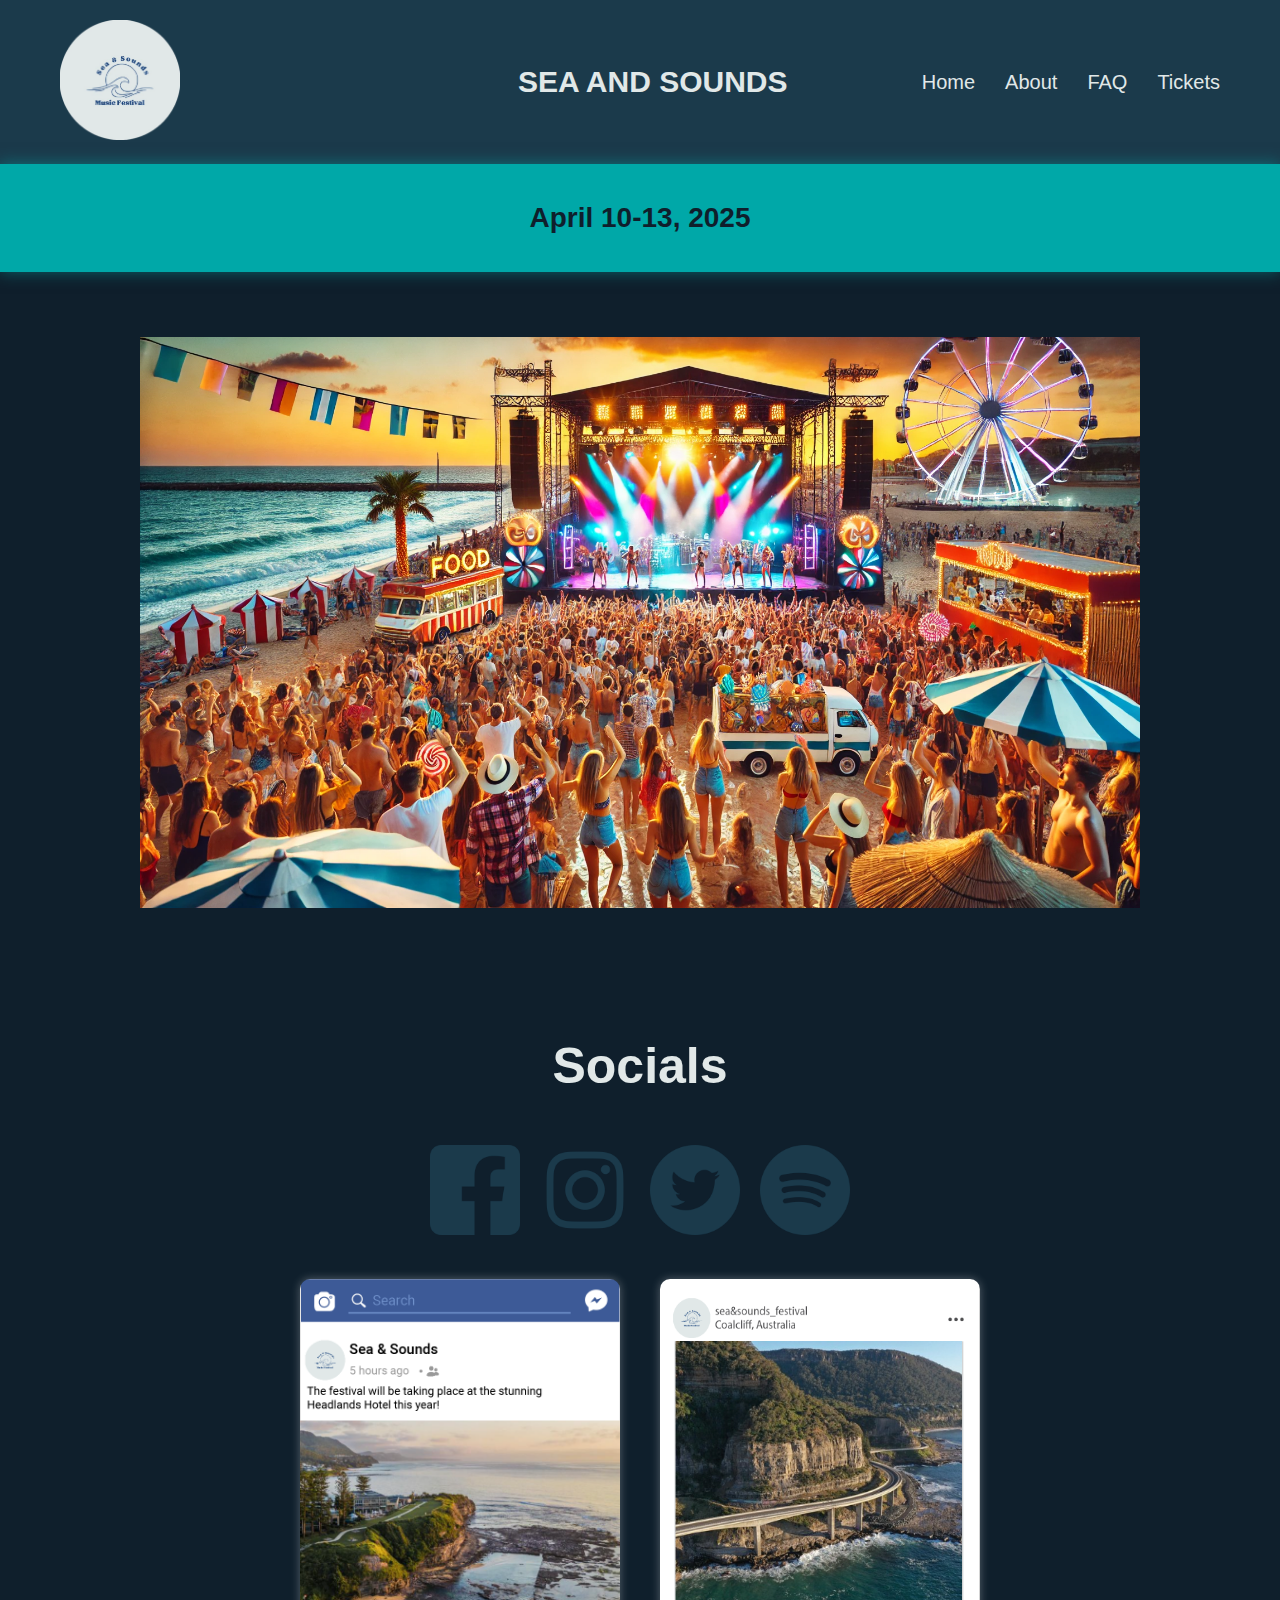
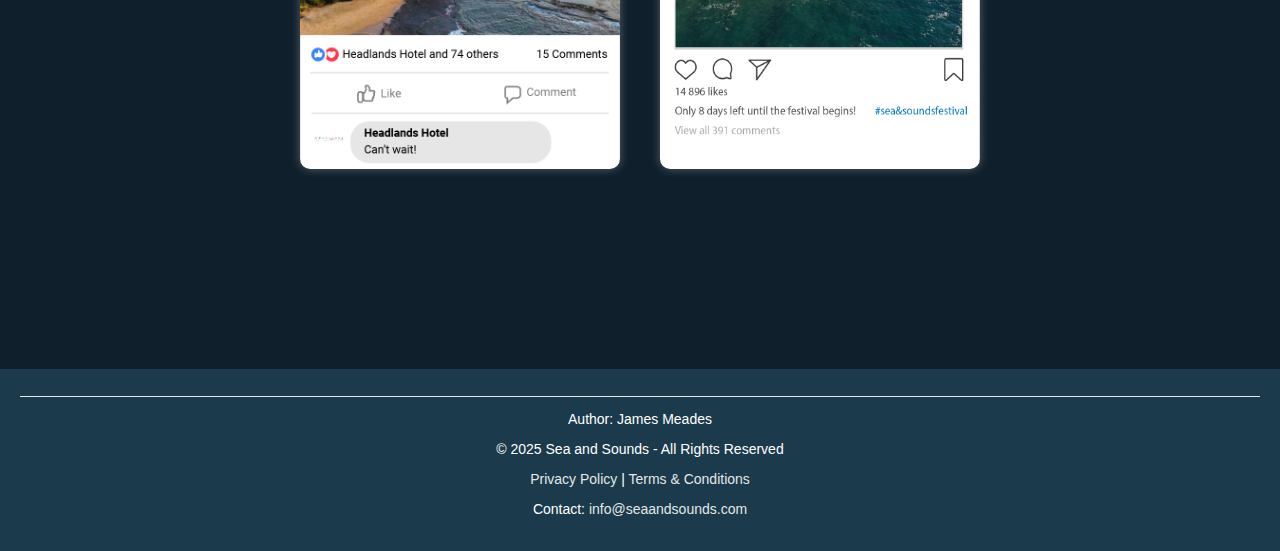
<file: index.html>
<!DOCTYPE html>
<html lang="en">
<head>
    <meta charset="UTF-8">
    <meta name="viewport" content="width=device-width, initial-scale=1.0">
    <link rel="icon" type="image/png" href="Sea and Sounds logo.png">
    <title>Sea and Sounds Festival</title>
    <link rel="stylesheet" href="style.css">
</head>

<body>
    <header class="header">
        <div class="logo">
            <img src="Sea and Sounds logo.png" alt="Sea & Sounds Logo">
        </div>

        <h1 class="site-title">SEA AND SOUNDS</h1>
        
        <nav>
            <ul class="nav-links">
                <li><a href="index.html">Home</a></li>
                <li><a href="About_page.html">About</a></li>
                <li><a href="FAQ.html">FAQ</a></li>
                <li><a href="TicketInfo.html">Tickets</a></li>
            </ul>
        </nav>
    </header>


    <section class="festival-dates">
        <p>April 10-13, 2025</p>
    </section>

    <div class="content-container">
        <div class="slideshow-container">
            <div class="slide fade">
                <img src="concert1.jpg" alt="Slide 1">
            </div>
            <div class="slide fade">
                <img src="music_carnival1.jpeg" alt="Slide 2">
            </div>
            <div class="slide fade">
                <img src="music_carnival2.jpeg" alt="Slide 3">
            </div>
        </div>
    </div>

            
             <h1 class="socials-heading">Socials</h1>
            <div class="socials-container">
                <a href="https://www.facebook.com" target="_blank">
                    <img src="Facebook icon.png" alt="Facebook" class="social-icon">
                </a>
                <a href="https://www.instagram.com" target="_blank">
                    <img src="Instagram logo.png" alt="Instagram" class="social-icon">
                </a>
                <a href="https://www.twitter.com" target="_blank">
                    <img src="Twitter.png" alt="Twitter" class="social-icon">
                </a>
                <a href="https://open.spotify.com/playlist/32PuZVzejNYrqQSf0WuSmj" target="_blank">
                    <img src="spotify.png" alt="Spotify" class="social-icon">
                </a>
            </div>
            
           
            <div class="social-posts-container">
                <img src="Facebook Post.png" alt="Facebook Post" class="social-post">
                <img src="Instagram post.png" alt="Instagram Post" class="social-post">
            </div>


            <footer class="footer">
                <hr>
                <p>Author: James Meades</p>
                <p>© 2025 Sea and Sounds - All Rights Reserved</p>
                <p><a href="privacy.html">Privacy Policy</a> | <a href="terms.html">Terms & Conditions</a></p>
                <p>Contact: <a href="mailto:info@seaandsounds.com">info@seaandsounds.com</a></p>
            </footer>

    <script src="slideshow.js"></script>
</body>
</html>
</file>
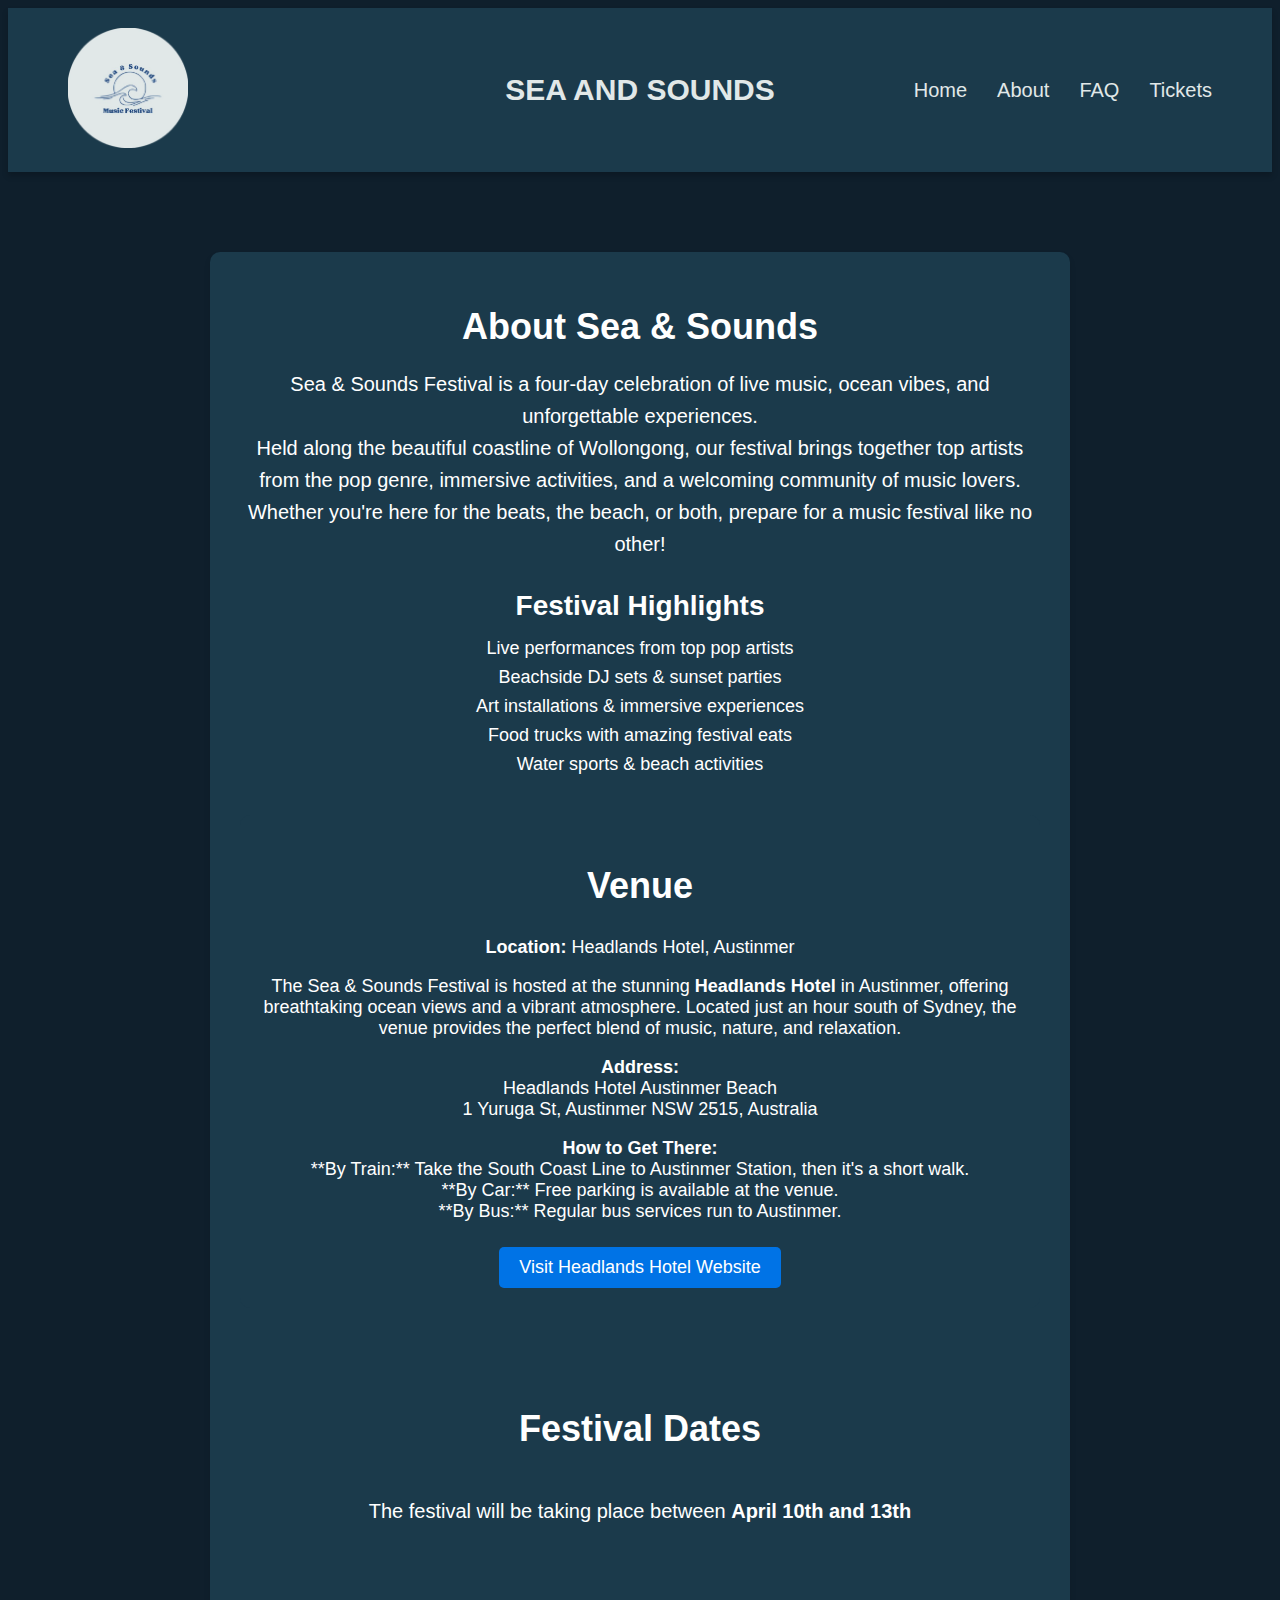
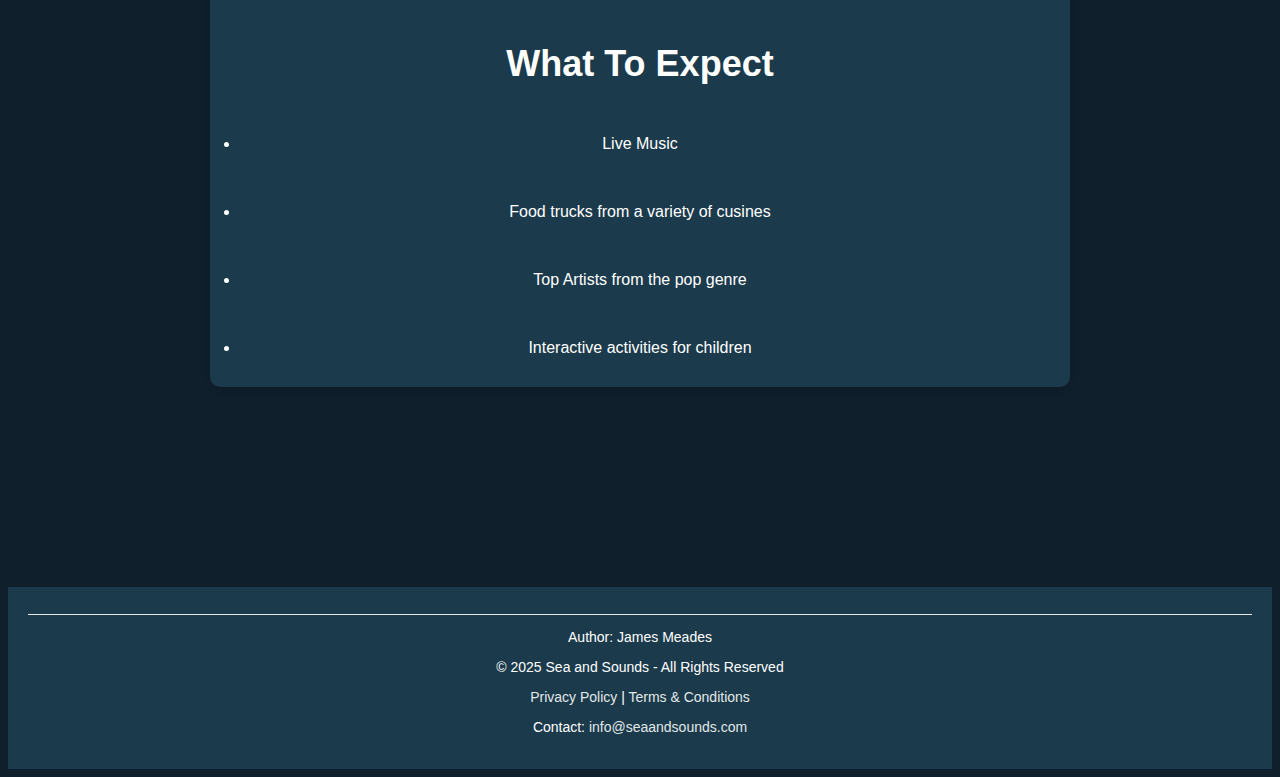
<file: About_page.html>
<!DOCTYPE html>
<html lang="en">
<head>
    <meta charset="UTF-8">
    <meta name="viewport" content="width=device-width, initial-scale=1.0">
    <link rel="icon" type="image/png" href="Sea and Sounds logo.png">
    <title>About | Sea and Sounds Festival</title>
    <link rel="stylesheet" href="aboutStyle.css">
</head>

<body>
    
    <header class="header">
        <div class="logo">
            <img src="Sea and Sounds logo.png" alt="Sea & Sounds Logo">
        </div>

        <h1 class="site-title">SEA AND SOUNDS</h1>
        
        <nav>
            <ul class="nav-links">
                <li><a href="index.html">Home</a></li>
                <li><a href="About_page.html">About</a></li>
                <li><a href="FAQ.html">FAQ</a></li>
                <li><a href="TicketInfo.html">Tickets</a></li>
            </ul>
        </nav>
    </header>

    <main class="about-container">
        <h1 class="about-heading">About Sea & Sounds</h1>
        <p class="about-text">
            Sea & Sounds Festival is a four-day celebration of live music, ocean vibes, and unforgettable experiences. <br>
            Held along the beautiful coastline of Wollongong, our festival brings together top artists from the pop genre, immersive activities, and a welcoming community of music lovers. <br>
            Whether you're here for the beats, the beach, or both, prepare for a music festival like no other!
        </p>

        <section class="festival-highlights">
            <h2>Festival Highlights</h2>
            <ul>
                <li>Live performances from top pop artists</li>
                <li>Beachside DJ sets & sunset parties</li>
                <li>Art installations & immersive experiences</li>
                <li>Food trucks with amazing festival eats</li>
                <li>Water sports & beach activities</li>
            </ul>
        </section>

        <section class="venue-info">
            <h2>Venue</h2>
            <p><strong>Location:</strong> Headlands Hotel, Austinmer</p>
            <p>
                The Sea & Sounds Festival is hosted at the stunning <strong>Headlands Hotel</strong> in Austinmer, offering breathtaking ocean views and a vibrant atmosphere.  
                Located just an hour south of Sydney, the venue provides the perfect blend of music, nature, and relaxation.
            </p>
            <p>
                <strong>Address:</strong> <br>
                Headlands Hotel Austinmer Beach <br>
                1 Yuruga St, Austinmer NSW 2515, Australia
            </p>
            <p>
                <strong>How to Get There:</strong> <br>
                **By Train:** Take the South Coast Line to Austinmer Station, then it's a short walk. <br>
                **By Car:** Free parking is available at the venue. <br>
                **By Bus:** Regular bus services run to Austinmer.
            </p>
            <a href="https://headlandshotel.com.au/" target="_blank" class="venue-link">Visit Headlands Hotel Website</a>
        </section>

        <section class="dates">
            <h1>Festival Dates</h1>
            <p>The festival will be taking place between <strong>April 10th and 13th</strong></p>
        </section>

        <section class="what-to-expect">
            <h1>What To Expect</h1>
           <li>Live Music</li>
           <li>Food trucks from a variety of cusines </li>
           <li>Top Artists from the pop genre</li>
           <li>Interactive activities for children</li>
        </section>

    </main>

    <footer class="footer">
        <hr>
        <p>Author: James Meades</p>
        <p>© 2025 Sea and Sounds - All Rights Reserved</p>
        <p><a href="privacy.html">Privacy Policy</a> | <a href="terms.html">Terms & Conditions</a></p>
        <p>Contact: <a href="mailto:info@seaandsounds.com">info@seaandsounds.com</a></p>
    </footer>

</body>
</html>
</file>
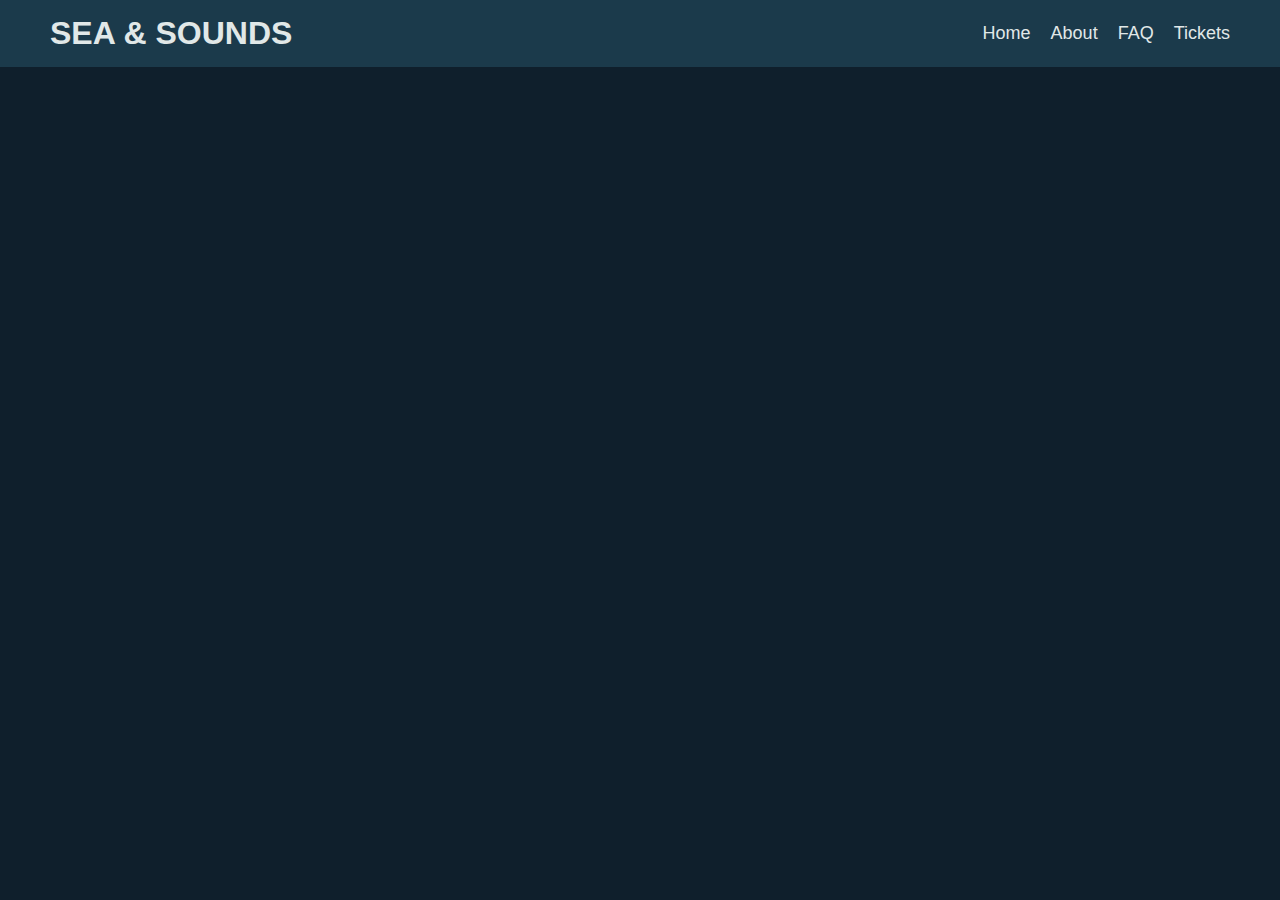
<file: Attempt website.html>
<!DOCTYPE html>
<html lang="en">
<head>
    <meta charset="UTF-8">
    <meta name="viewport" content="width=device-width, initial-scale=1.0">
    <title>Sea and Sounds Festival</title>
    <style>
        body {
            margin: 0;
            font-family: Arial, sans-serif;
            background: #0f1f2c; /* Deep blue-gray */
            color: #e1e8e8; /* Logo color */
        }
        .header {
            display: flex;
            justify-content: space-between;
            align-items: center;
            padding: 15px 50px;
            background: #1b3a4b; /* Dark navy blue */
        }
        .logo {
            font-size: 32px;
            font-weight: bold;
            text-transform: uppercase;
            color: #e1e8e8; /* Logo color */
        }
        .nav-links {
            list-style: none;
            display: flex;
            gap: 20px;
            margin: 0;
            padding: 0;
        }
        .nav-links li {
            display: inline;
        }
        .nav-links a {
            text-decoration: none;
            color: #e1e8e8; /* Light gray-blue */
            font-size: 18px;
            transition: 0.3s;
        }
        .nav-links a:hover {
            color: #00a8a8; /* Turquoise */
        }
        
    </style>
</head>
<body>

    <header class="header">
        <div class="logo">Sea & Sounds</div>
        <ul class="nav-links">
            <li><a href="">Home</a></li>
            <li><a href="#">About</a></li>
            <li><a href="#">FAQ</a></li>
            <li><a href="#">Tickets</a></li>
        </ul>
    </header>

</body>
</html>
</file>
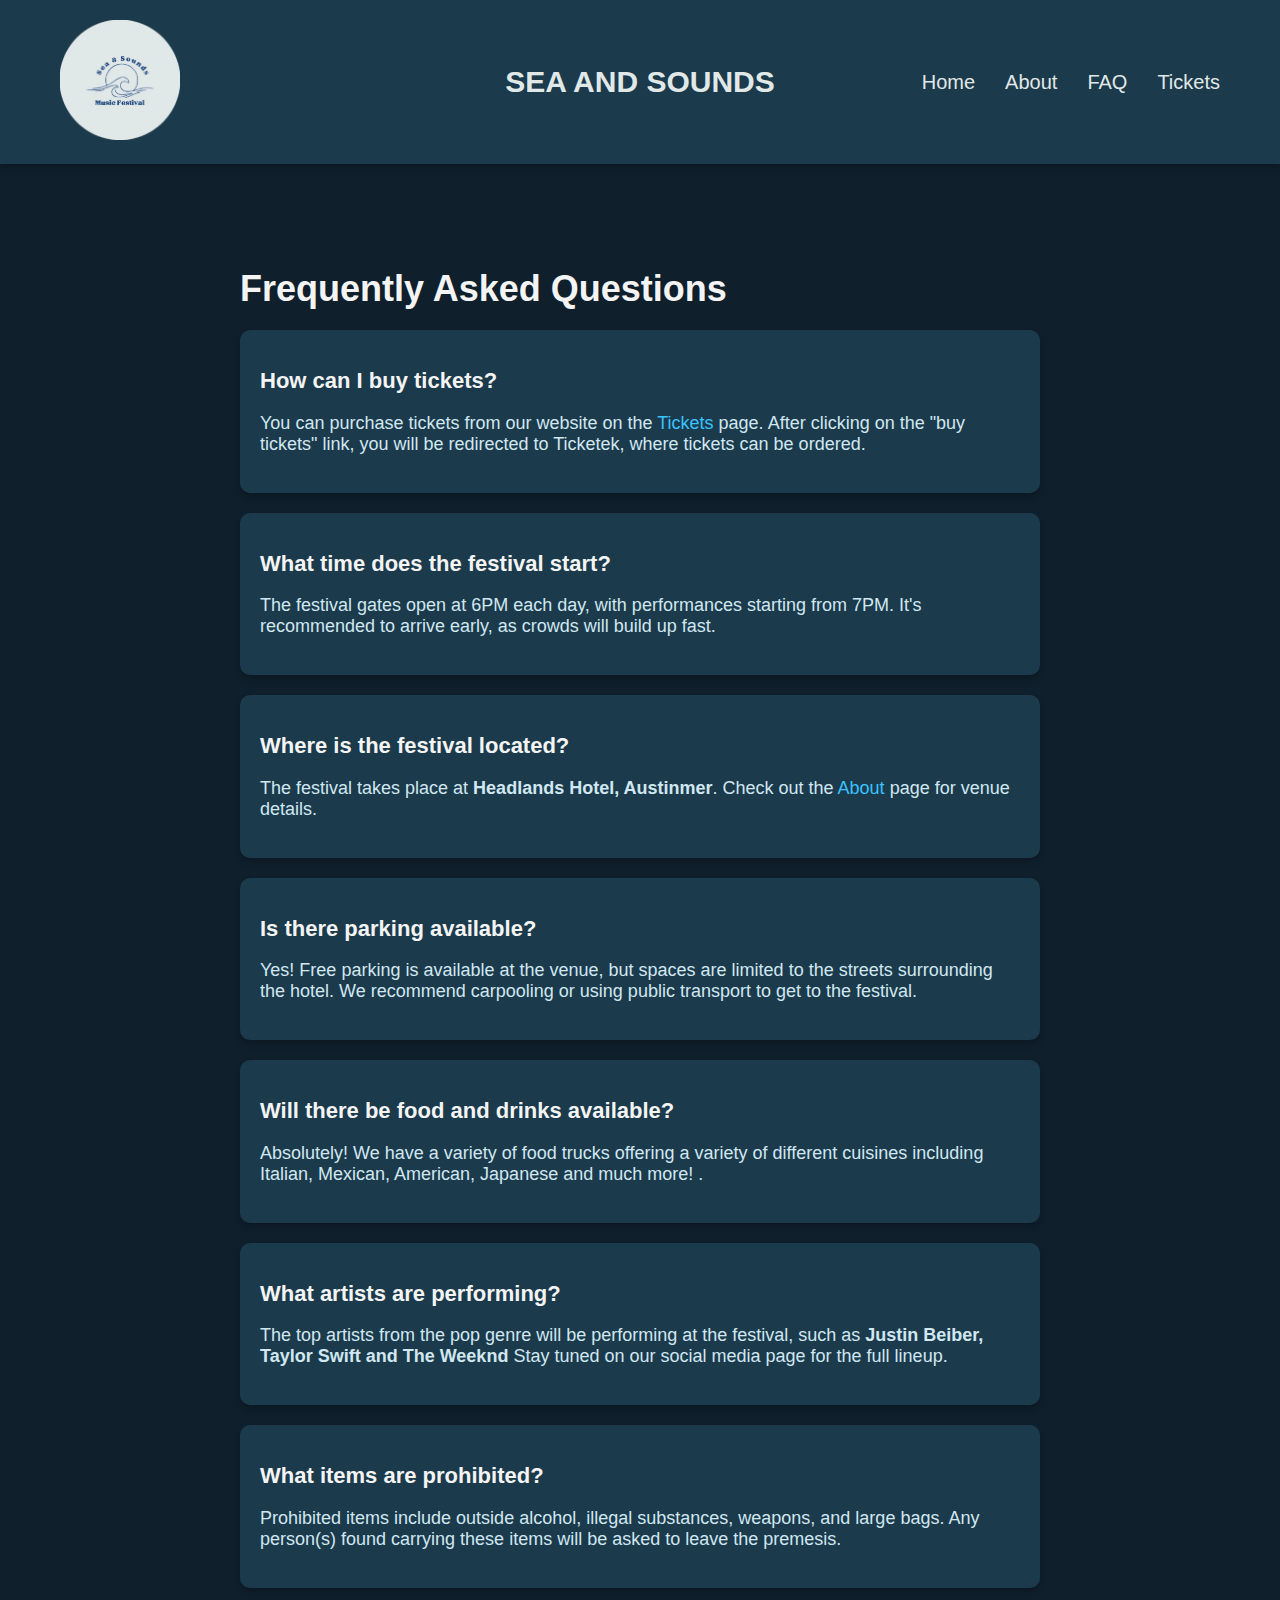
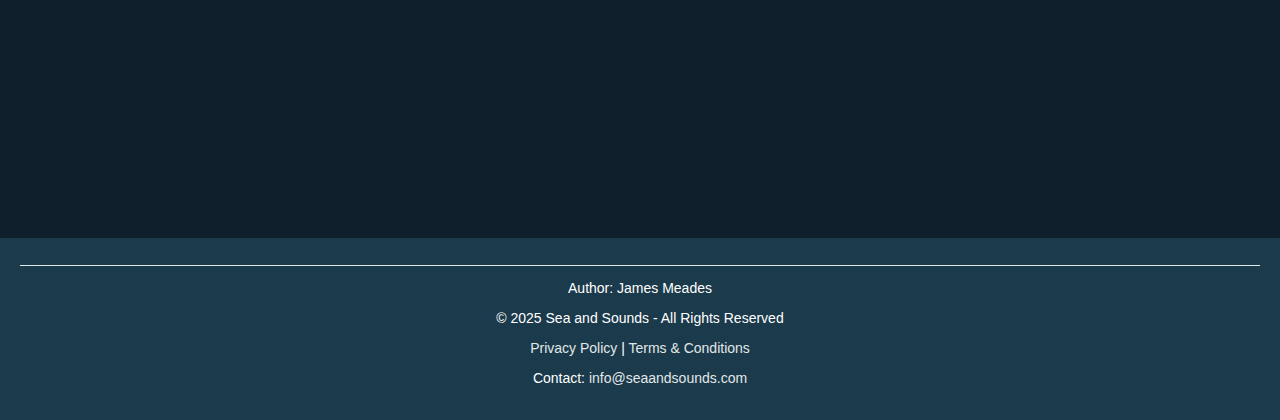
<file: FAQ.html>
<!DOCTYPE html>
<html lang="en">
<head>
    <meta charset="UTF-8">
    <meta name="viewport" content="width=device-width, initial-scale=1.0">
    <link rel="icon" type="image/png" href="Sea and Sounds logo.png">
    <title>Sea and Sounds Festival</title>
    <link rel="stylesheet" href="FAQStyle.css">
</head>

<body>

    <header class="header">
        <div class="logo">
            <img src="Sea and Sounds logo.png" alt="Sea & Sounds Logo">
        </div>

        <h1 class="site-title">SEA AND SOUNDS</h1>
        
        <nav>
            <ul class="nav-links">
                <li><a href="index.html">Home</a></li>
                <li><a href="About_page.html">About</a></li>
                <li><a href="FAQ.html">FAQ</a></li>
                <li><a href="TicketInfo.html">Tickets</a></li>
            </ul>
        </nav>
    </header>

    <main class="faq-container">
        <h1 class="faq-heading">Frequently Asked Questions</h1>

        <div class="faq-box">
            <h2> How can I buy tickets?</h2>
            <p>You can purchase tickets from our website on the <a href="TicketInfo.html">Tickets</a> page. After clicking on the "buy tickets" link, you will be redirected to Ticketek, where tickets can be ordered.</p>
        </div>

        <div class="faq-box">
            <h2> What time does the festival start?</h2>
            <p>The festival gates open at 6PM each day, with performances starting from 7PM. It's recommended to arrive early, as crowds will build up fast.</p>
        </div>

        <div class="faq-box">
            <h2> Where is the festival located?</h2>
            <p>The festival takes place at <strong>Headlands Hotel, Austinmer</strong>. Check out the <a href="About_page.html">About</a> page for venue details.</p>
        </div>

        <div class="faq-box">
            <h2> Is there parking available?</h2>
            <p>Yes! Free parking is available at the venue, but spaces are limited to the streets surrounding the hotel. We recommend carpooling or using public transport to get to the festival.</p>
        </div>

        <div class="faq-box">
            <h2> Will there be food and drinks available?</h2>
            <p>Absolutely! We have a variety of food trucks offering a variety of different cuisines including Italian, Mexican, American, Japanese and much more! .</p>
        </div>

        <div class="faq-box">
            <h2> What artists are performing?</h2>
            <p> The top artists from the pop genre will be performing at the festival, such as <strong>Justin Beiber, Taylor Swift and The Weeknd</strong> Stay tuned on our social media page for the full lineup.</p>
        </div>

        <div class="faq-box">
            <h2> What items are prohibited?</h2>
            <p>Prohibited items include outside alcohol, illegal substances, weapons, and large bags. Any person(s) found carrying these items will be asked to leave the premesis.</p>
        </div>

    </main>


    <footer class="footer">
        <hr>
        <p>Author: James Meades</p>
        <p>© 2025 Sea and Sounds - All Rights Reserved</p>
        <p><a href="privacy.html">Privacy Policy</a> | <a href="terms.html">Terms & Conditions</a></p>
        <p>Contact: <a href="mailto:info@seaandsounds.com">info@seaandsounds.com</a></p>
    </footer>


</body>
</html>
</file>
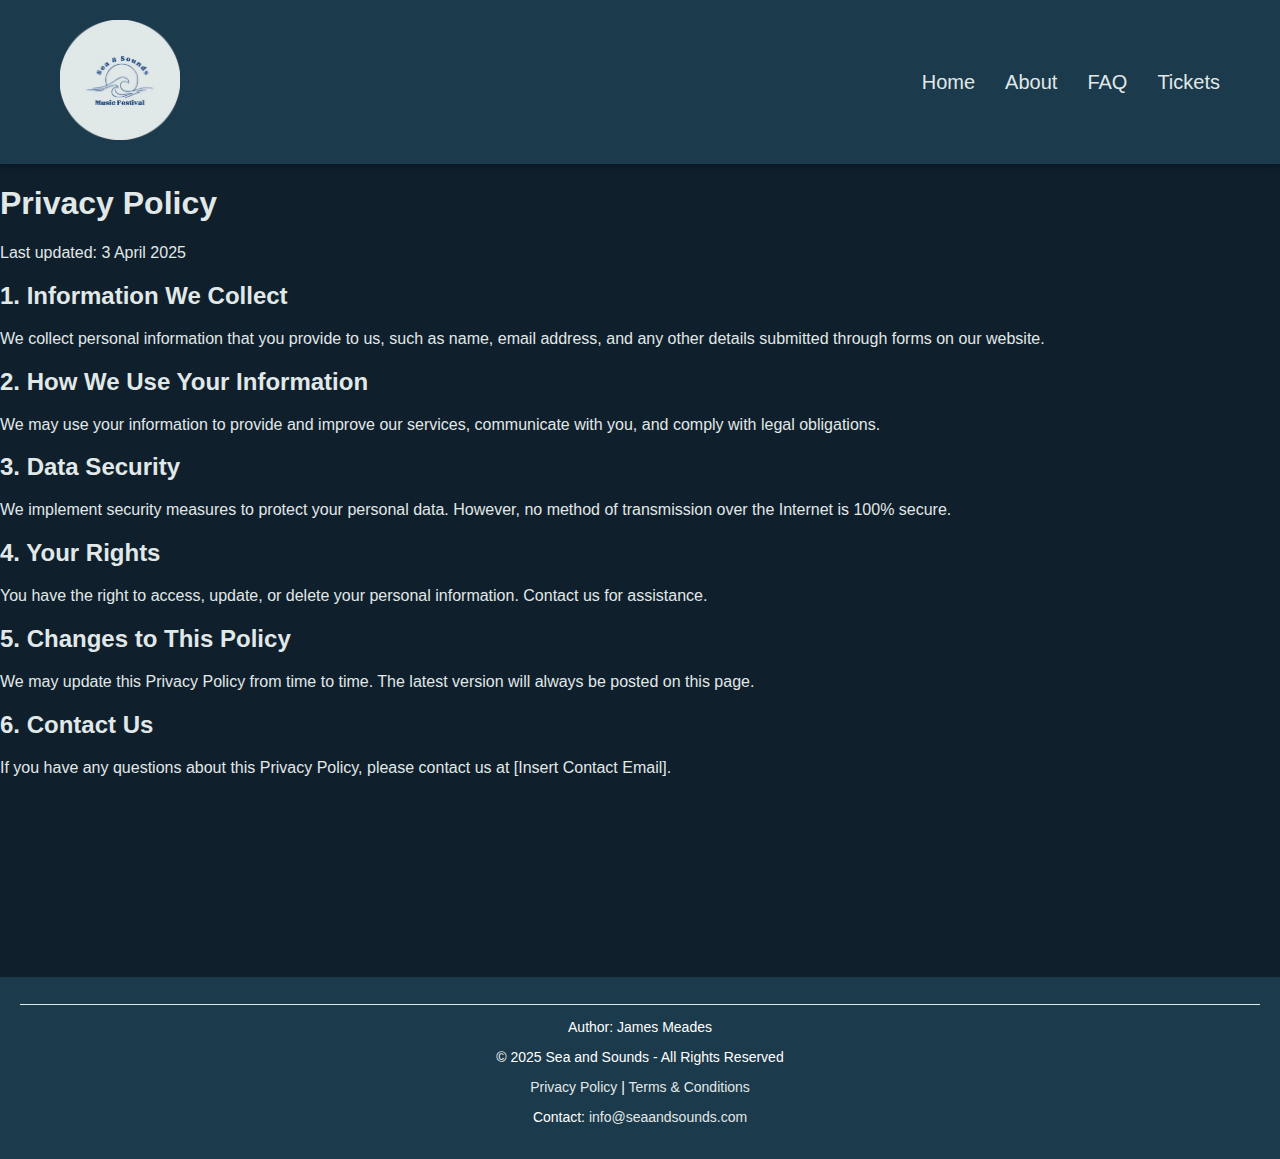
<file: privacy.html>
<!DOCTYPE html>
<html lang="en">
<head>
    <meta charset="UTF-8">
    <meta name="viewport" content="width=device-width, initial-scale=1.0">
    <title>Privacy Policy - Sea and Sounds Festival</title>
    <link rel="stylesheet" href="style.css">
</head>
<body>
    <header class="header">
        <div class="logo">
            <img src="Sea and Sounds logo.png" alt="Sea & Sounds Logo">
        </div>
        <nav>
            <ul class="nav-links">
                <li><a href="index.html">Home</a></li>
                <li><a href="About_page.html">About</a></li>
                <li><a href="FAQ.html">FAQ</a></li>
                <li><a href="TicketInfo.html">Tickets</a></li>
            </ul>
        </nav>
    </header>
    
    <div class="container">
        <h1>Privacy Policy</h1>
        <p>Last updated: 3 April 2025</p>
        
        <h2>1. Information We Collect</h2>
        <p>We collect personal information that you provide to us, such as name, email address, and any other details submitted through forms on our website.</p>
        
        <h2>2. How We Use Your Information</h2>
        <p>We may use your information to provide and improve our services, communicate with you, and comply with legal obligations.</p>
        
        <h2>3. Data Security</h2>
        <p>We implement security measures to protect your personal data. However, no method of transmission over the Internet is 100% secure.</p>
        
        <h2>4. Your Rights</h2>
        <p>You have the right to access, update, or delete your personal information. Contact us for assistance.</p>
        
        <h2>5. Changes to This Policy</h2>
        <p>We may update this Privacy Policy from time to time. The latest version will always be posted on this page.</p>
        
        <h2>6. Contact Us</h2>
        <p>If you have any questions about this Privacy Policy, please contact us at [Insert Contact Email].</p>
    </div>

    <footer class="footer">
        <hr>
        <p>Author: James Meades</p>
        <p>© 2025 Sea and Sounds - All Rights Reserved</p>
        <p><a href="privacy.html">Privacy Policy</a> | <a href="terms.html">Terms & Conditions</a></p>
        <p>Contact: <a href="mailto:info@seaandsounds.com">info@seaandsounds.com</a></p>
    </footer>

</body>
</html>
</file>
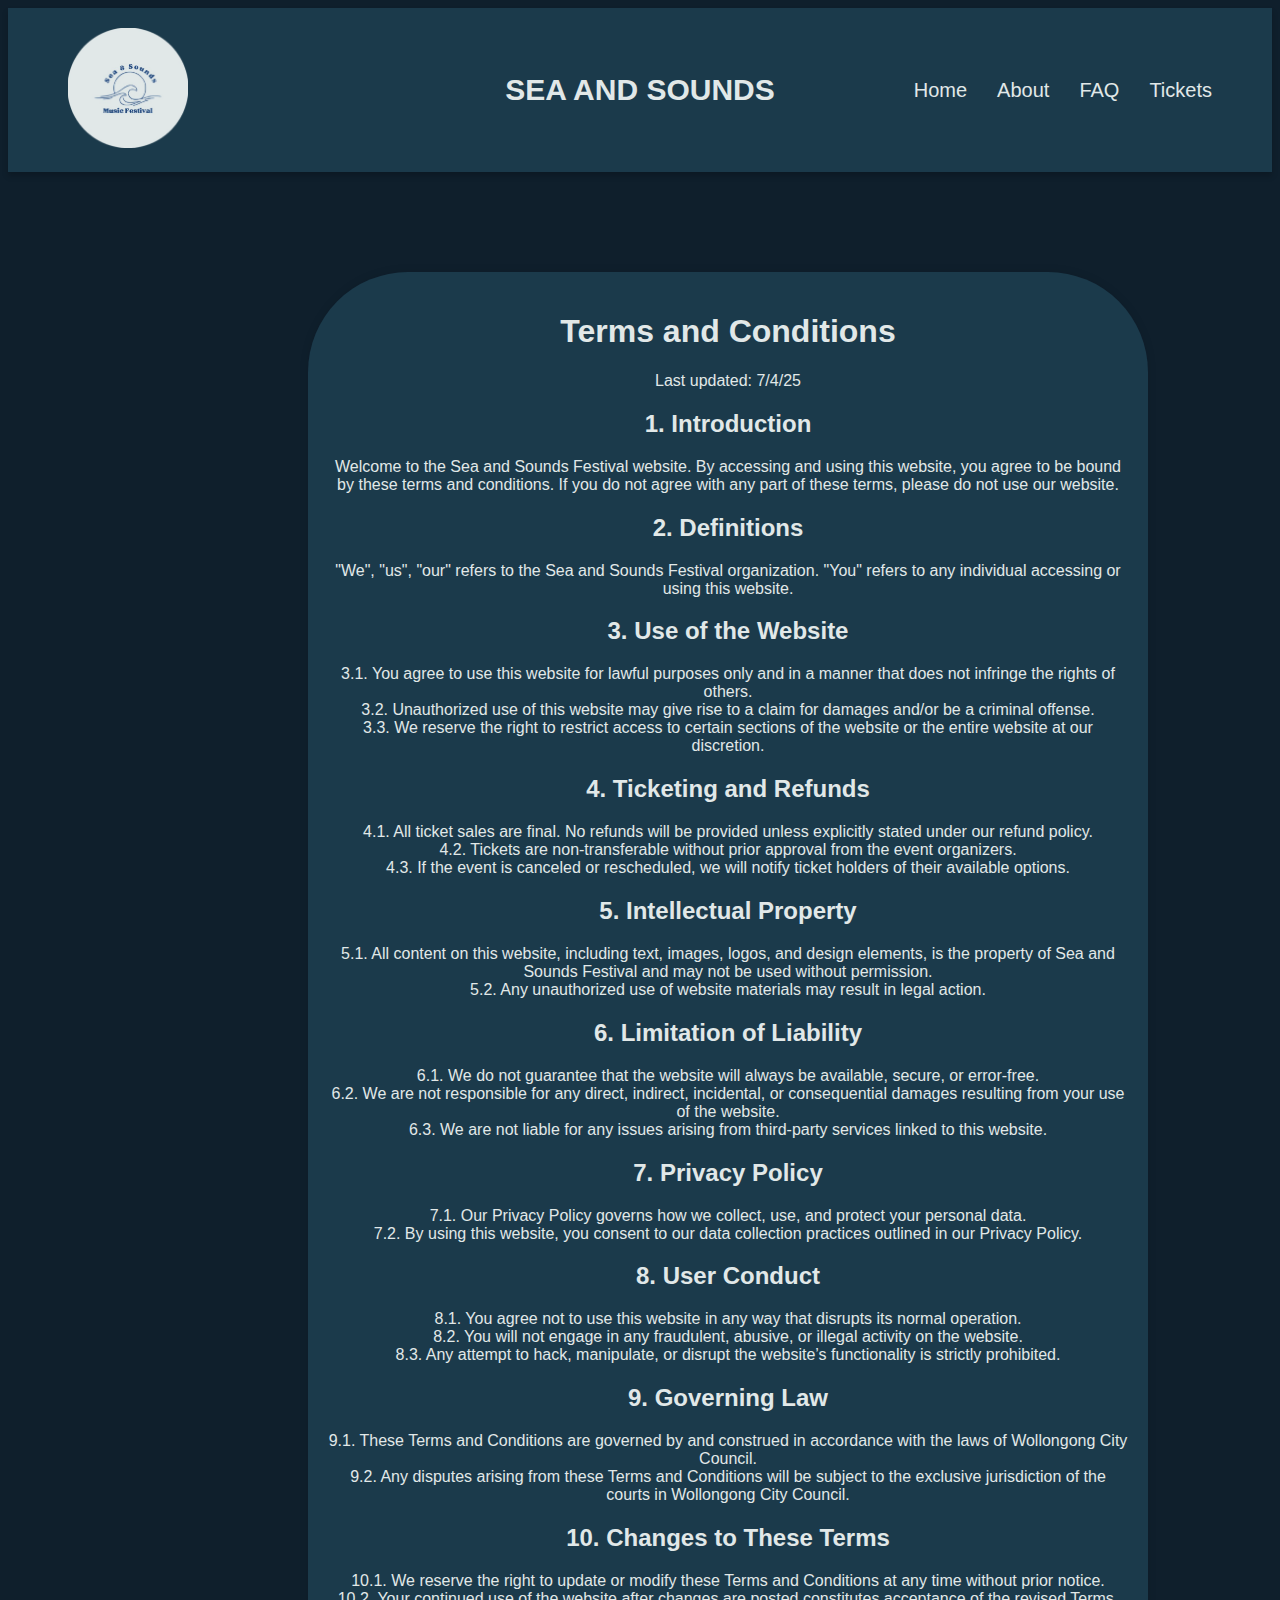
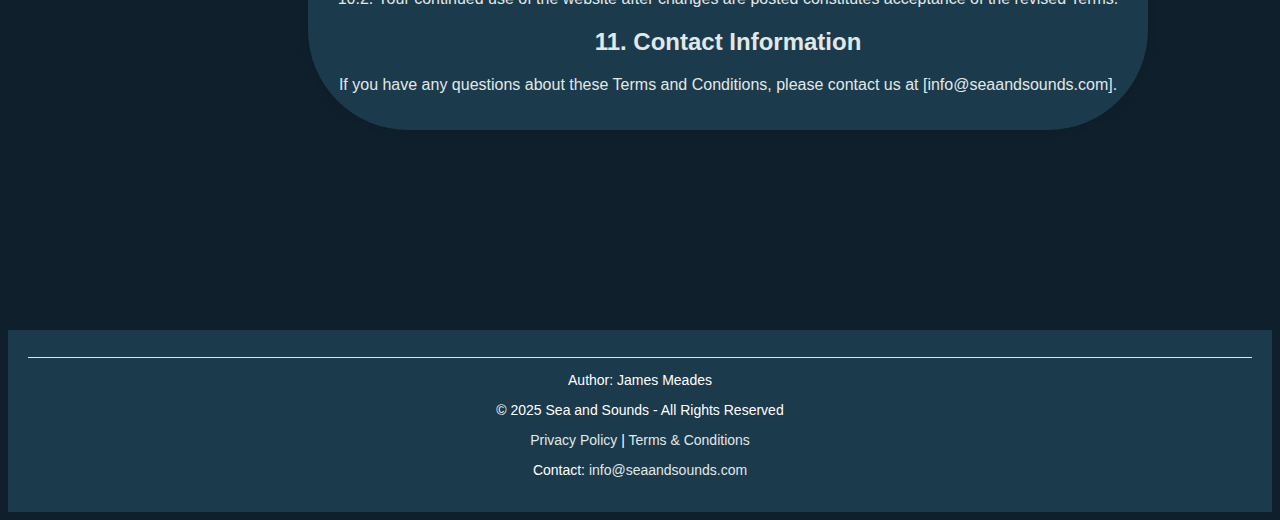
<file: terms.html>
<!DOCTYPE html>
<html lang="en">
<head>
    <meta charset="UTF-8">
    <meta name="viewport" content="width=device-width, initial-scale=1.0">
    <link rel="icon" type="image/png" href="Sea and Sounds logo.png">
    <title>Terms and Conditions - Sea and Sounds Festival</title>
    <link rel="stylesheet" href="termsstyle.css">

</head>
<body>
    <header class="header">
        <div class="logo">
            <img src="Sea and Sounds logo.png" alt="Sea & Sounds Logo">
        </div>

        <h1 class="site-title">SEA AND SOUNDS</h1>
        
        <nav>
            <ul class="nav-links">
                <li><a href="index.html">Home</a></li>
                <li><a href="About_page.html">About</a></li>
                <li><a href="FAQ.html">FAQ</a></li>
                <li><a href="TicketInfo.html">Tickets</a></li>
            </ul>
        </nav>
    </header>
    
    <div class="container">
        <h1>Terms and Conditions</h1>
        <p>Last updated: 7/4/25</p>
        
        <h2>1. Introduction</h2>
        <p>Welcome to the Sea and Sounds Festival website. By accessing and using this website, you agree to be bound by these terms and conditions. If you do not agree with any part of these terms, please do not use our website.</p>
        
        <h2>2. Definitions</h2>
        <p>"We", "us", "our" refers to the Sea and Sounds Festival organization. "You" refers to any individual accessing or using this website.</p>
        
        <h2>3. Use of the Website</h2>
        <p>
            3.1. You agree to use this website for lawful purposes only and in a manner that does not infringe the rights of others.
            <br>3.2. Unauthorized use of this website may give rise to a claim for damages and/or be a criminal offense.
            <br>3.3. We reserve the right to restrict access to certain sections of the website or the entire website at our discretion.
        </p>
        
        <h2>4. Ticketing and Refunds</h2>
        <p>
            4.1. All ticket sales are final. No refunds will be provided unless explicitly stated under our refund policy.
            <br>4.2. Tickets are non-transferable without prior approval from the event organizers.
            <br>4.3. If the event is canceled or rescheduled, we will notify ticket holders of their available options.
        </p>
        
        <h2>5. Intellectual Property</h2>
        <p>
            5.1. All content on this website, including text, images, logos, and design elements, is the property of Sea and Sounds Festival and may not be used without permission.
            <br>5.2. Any unauthorized use of website materials may result in legal action.
        </p>
        
        <h2>6. Limitation of Liability</h2>
        <p>
            6.1. We do not guarantee that the website will always be available, secure, or error-free.
            <br>6.2. We are not responsible for any direct, indirect, incidental, or consequential damages resulting from your use of the website.
            <br>6.3. We are not liable for any issues arising from third-party services linked to this website.
        </p>
        
        <h2>7. Privacy Policy</h2>
        <p>
            7.1. Our Privacy Policy governs how we collect, use, and protect your personal data.
            <br>7.2. By using this website, you consent to our data collection practices outlined in our Privacy Policy.
        </p>
        
        <h2>8. User Conduct</h2>
        <p>
            8.1. You agree not to use this website in any way that disrupts its normal operation.
            <br>8.2. You will not engage in any fraudulent, abusive, or illegal activity on the website.
            <br>8.3. Any attempt to hack, manipulate, or disrupt the website’s functionality is strictly prohibited.
        </p>
        
        <h2>9. Governing Law</h2>
        <p>
            9.1. These Terms and Conditions are governed by and construed in accordance with the laws of Wollongong City Council.
            <br>9.2. Any disputes arising from these Terms and Conditions will be subject to the exclusive jurisdiction of the courts in Wollongong City Council.
        </p>
        
        <h2>10. Changes to These Terms</h2>
        <p>
            10.1. We reserve the right to update or modify these Terms and Conditions at any time without prior notice.
            <br>10.2. Your continued use of the website after changes are posted constitutes acceptance of the revised Terms.
        </p>
        
        <h2>11. Contact Information</h2>
        <p>If you have any questions about these Terms and Conditions, please contact us at [info@seaandsounds.com].</p>
    </div>

    <footer class="footer">
        <hr>
        <p>Author: James Meades</p>
        <p>© 2025 Sea and Sounds - All Rights Reserved</p>
        <p><a href="privacy.html">Privacy Policy</a> | <a href="terms.html">Terms & Conditions</a></p>
        <p>Contact: <a href="mailto:info@seaandsounds.com">info@seaandsounds.com</a></p>
    </footer>

</body>
</html>
</file>
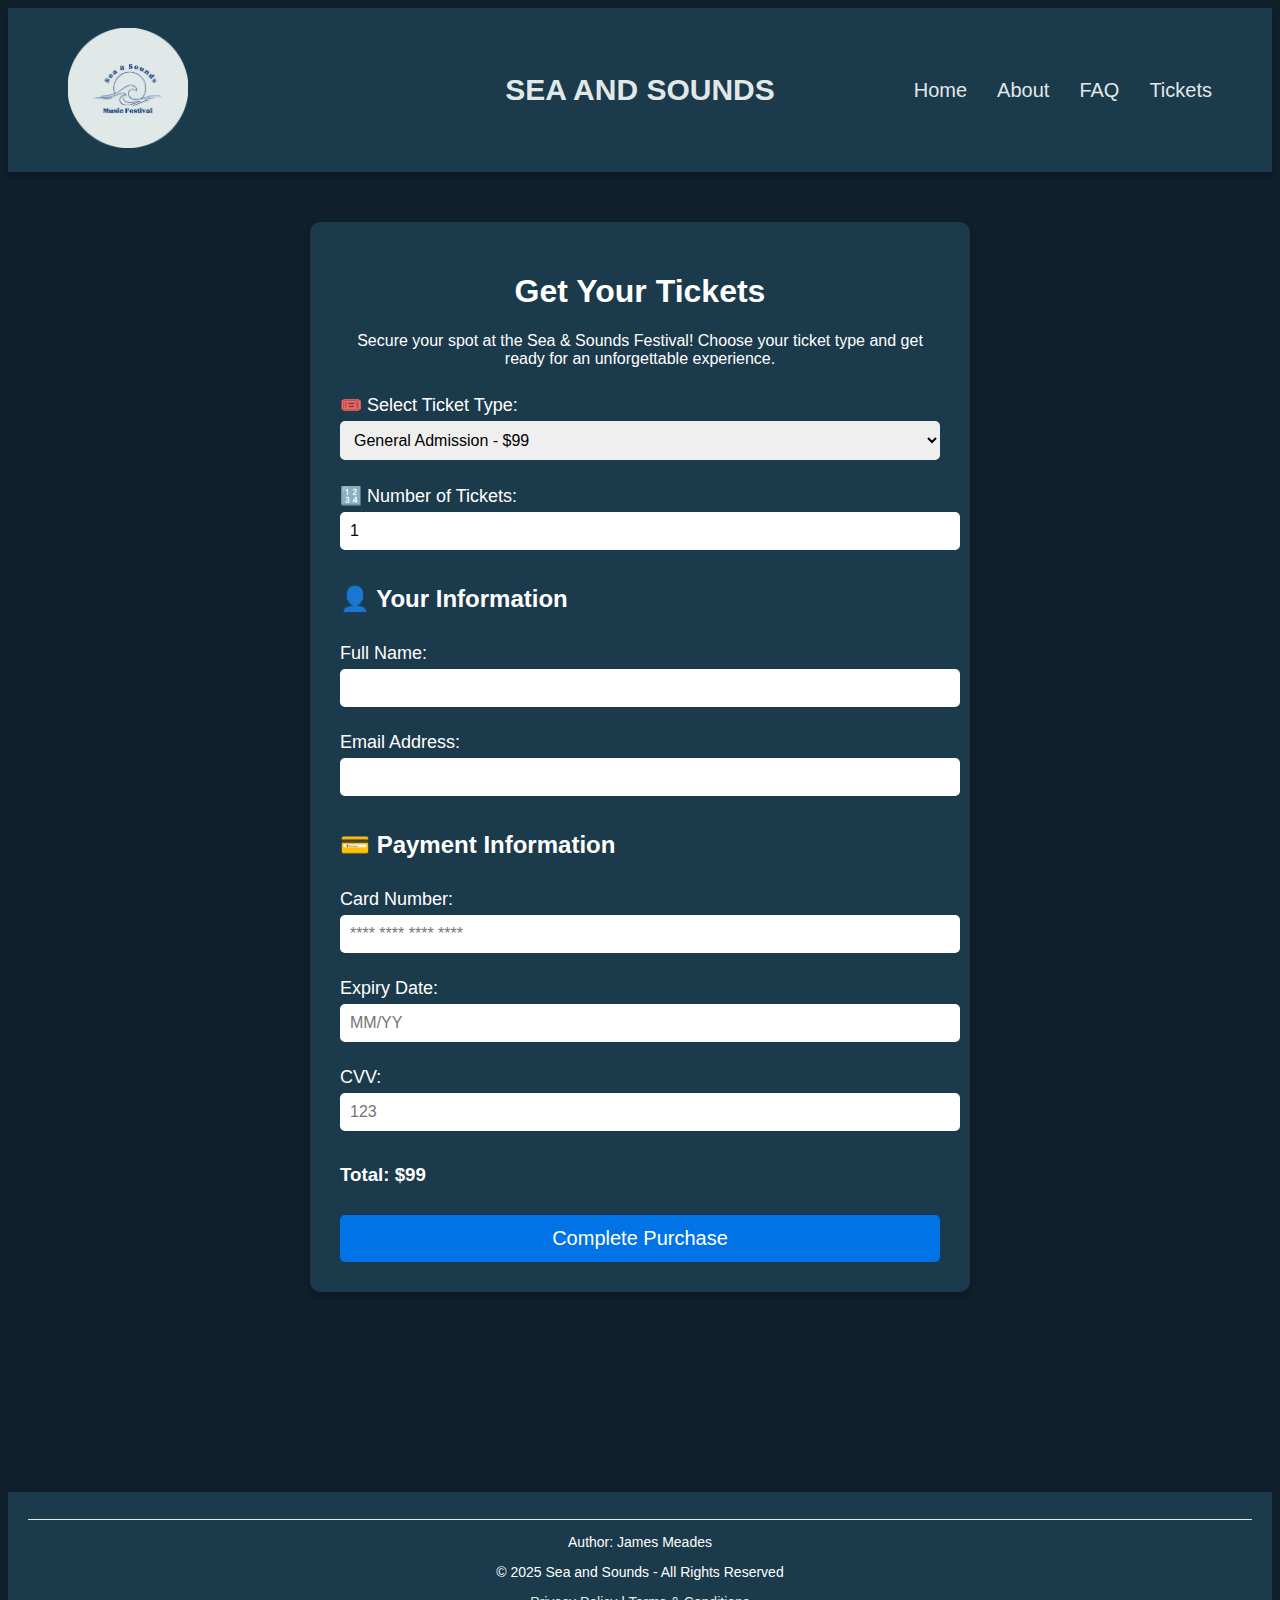
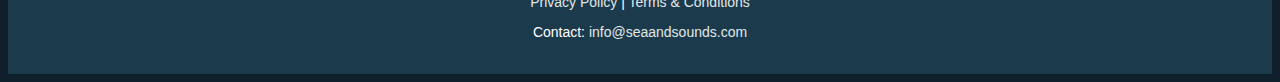
<file: TicketInfo.html>
<!DOCTYPE html>
<html lang="en">
<head>
    <meta charset="UTF-8">
    <meta name="viewport" content="width=device-width, initial-scale=1.0">
    <title>Tickets | Sea and Sounds Festival</title>
    <link rel="icon" type="image/png" href="Sea and Sounds logo.png">
    <link rel="stylesheet" href="TicketStyle.css">
    <script defer src="Tickets.js"></script>
</head>
<body>

    <header class="header">
        <div class="logo">
            <img src="Sea and Sounds logo.png" alt="Sea & Sounds Logo">
        </div>

        <h1 class="site-title">SEA AND SOUNDS</h1>
        
        <nav>
            <ul class="nav-links">
                <li><a href="index.html">Home</a></li>
                <li><a href="About_page.html">About</a></li>
                <li><a href="FAQ.html">FAQ</a></li>
                <li><a href="TicketInfo.html">Tickets</a></li>
            </ul>
        </nav>
    </header>

    <main class="tickets-container">
        <h1 class="tickets-heading">Get Your Tickets</h1>
        <p class="tickets-intro">Secure your spot at the Sea & Sounds Festival! Choose your ticket type and get ready for an unforgettable experience.</p>

        <form id="ticket-form">
            <label for="ticket-type">🎟️ Select Ticket Type:</label>
            <select id="ticket-type" name="ticket-type">
                <option value="99">General Admission - $99</option>
                <option value="199">VIP Experience - $199</option>
                <option value="249">Family Pass (2 Adults + 2 Kids) - $249</option>
                <option value="custom">Group Package (Contact us for pricing)</option>
            </select>

            <label for="ticket-quantity">🔢 Number of Tickets:</label>
            <input type="number" id="ticket-quantity" name="ticket-quantity" value="1" min="1">

            <h2>👤 Your Information</h2>
            <label for="name">Full Name:</label>
            <input type="text" id="name" name="name" required>

            <label for="email">Email Address:</label>
            <input type="email" id="email" name="email" required>

            <h2>💳 Payment Information</h2>
            <label for="card-number">Card Number:</label>
            <input type="text" id="card-number" name="card-number" placeholder="**** **** **** ****" required>

            <label for="expiry">Expiry Date:</label>
            <input type="text" id="expiry" name="expiry" placeholder="MM/YY" required>

            <label for="cvv">CVV:</label>
            <input type="text" id="cvv" name="cvv" placeholder="123" required>

            <h3>Total: <span id="total-price">$99</span></h3>

            <button type="submit" class="buy-tickets-btn">Complete Purchase</button>
        </form>

        <p class="success-message" id="success-message">✅ Thank you for your purchase! A confirmation email has been sent.</p>
    </main>

    <footer class="footer">
        <hr>
        <p>Author: James Meades</p>
        <p>© 2025 Sea and Sounds - All Rights Reserved</p>
        <p><a href="privacy.html">Privacy Policy</a> | <a href="terms.html">Terms & Conditions</a></p>
        <p>Contact: <a href="mailto:info@seaandsounds.com">info@seaandsounds.com</a></p>
    </footer>

</body>
</html>
</file>
<file: style.css>
body {
    margin: 0;
    font-family: Arial, sans-serif;
    background: #0f1f2c; 
    color: #e1e8e8; 
}
.header {
    display: flex;
    justify-content: space-between;
    align-items: center;
    padding: 20px 60px;
    background: #1b3a4b;
    box-shadow: 0 4px 6px rgba(0, 0, 0, 0.2);
}

.logo img {
    height: 120px;
    object-fit: contain;
}

.site-title {
    position: absolute;
    left: 51%;
    transform: translateX(-50%);
    font-size: 30px;
    font-weight: bold;
    color: #e1e8e8;
    text-transform: uppercase;
    margin: 0;
}

.nav {
    flex-grow: 1;
    display: flex;
    justify-content: flex-end;
}

.nav-links {
    display: flex;
    gap: 30px;
    list-style: none;
    margin: 0;
    padding: 0;
    align-items: center;
}

.nav-links a {
    text-decoration: none;
    color: #e1e8e8;
    font-size: 20px;
    font-weight: 500;
    transition: color 0.3s ease;
}

.nav-links a:hover {
    color: #00a8a8;
}
.festival-dates {
    text-align: center;
    background: #00a8a8; 
    color: #0f1f2c; 
    font-size: 28px;
    font-weight: bold;
    padding: 10px;
    margin: 0;
    max-width: 100%;
    border-radius: 0;
    box-shadow: 0 0 15px rgba(0, 168, 168, 0.5);
    animation: glow 3s infinite alternate;
}
.content-container {
    display: flex;
    flex-direction: column;
    align-items: center;
    text-align: center;
    margin-top: 65px;
}
.slideshow-container {
    width: 80%; /* Adjust width as needed */
    max-width: 1000px; 
    position: relative;
    display: flex;
    justify-content: center;
}
.slide {
    display: none;
    width: 1000px;
    height: 600x;
    border-radius: 10px;
    position: absolute;
}
.slide img {
    width: 100%;
    height: 100%;
    object-fit: cover;
}
.fade {
    animation: fadeEffect 2s ease-in-out;
}
.socials-heading {
    text-align: center;  /* Centers the text */
    font-size: 50px;
    margin-top: 700px;  /* Adjust spacing above */
    margin-bottom: 20px; /* Space before icons */
}
.socials-container {
    display: flex;
    justify-content: center; 
    gap: 20px; /* Space between icons */
    margin-top: 50px;
}
.social-icon {
    width: 90px; /* Adjust size of icons */
    height: auto;
    transition: transform 0.2s ease-in-out;
}
.social-icon:hover {
    transform: scale(1.1); /* Slight zoom on hover */
}
/* Social Media Posts */
.social-posts-container {
    display: flex;
    justify-content: center; /* Centers the posts */
    gap: 40px; /* Increased spacing between posts */
    margin-top: 40px;
    flex-wrap: wrap; /* Ensures responsiveness */
}
.social-post {
    width: 45%; /* Adjusts size of images */
    max-width: 320px; /* Limits max width */
    border-radius: 10px;
    box-shadow: 0 0 10px rgba(255, 255, 255, 0.3);
}
.socials-container, .social-posts-container {
    position: relative;
    z-index: 10; /* Ensures socials and posts are above the slideshow */
}
/* Fix stacking order */
.slideshow-container {
    position: relative;
    z-index: 5; /* Keeps slideshow on top */
}
/* Ensure socials & posts appear below */
.socials-section {
    margin-top: 100px; /* Adds space below the slideshow */
    position: relative;
    z-index: 1;
}
.footer {
    margin-top: 200px;
    padding: 20px;
    background: #1b3a4b;
    color: white;
    text-align: center;
    font-size: 14px;
}
.footer a {
    color: #e1e8e8;
    text-decoration: none;
}
.footer a:hover {
    text-decoration: underline;
}
.footer hr {
    border: 0;
    height: 1px;
    background: #e1e8e8;
    margin-bottom: 10px;
}
@keyframes fadeEffect {
    from { opacity: 0.4; }
    to { opacity: 1; }
}
</file>
<file: aboutStyle.css>
/* Body styles */
body {
    font-family: Arial, sans-serif;
    background-color: #0f1f2c;
    text-align: center;
}

.header {
    display: flex;
    justify-content: space-between;
    align-items: center;
    padding: 20px 60px;
    background: #1b3a4b;
    box-shadow: 0 4px 6px rgba(0, 0, 0, 0.2);
}

.logo img {
    height: 120px;
    object-fit: contain;
}

.site-title {
    position: absolute;
    left: 50%;
    transform: translateX(-50%);
    font-size: 30px;
    font-weight: bold;
    color: #e1e8e8;
    text-transform: uppercase;
    margin: 0;
}

.nav {
    flex-grow: 1;
    display: flex;
    justify-content: flex-end;
}

.nav-links {
    display: flex;
    gap: 30px;
    list-style: none;
    margin: 0;
    padding: 0;
    align-items: center;
}

.nav-links a {
    text-decoration: none;
    color: #e1e8e8;
    font-size: 20px;
    font-weight: 500;
    transition: color 0.3s ease;
}

.nav-links a:hover {
    color: #00a8a8;
}
/* About section */
.about-container {
    max-width: 800px;
    margin: 80px auto;
    padding: 30px;
    background: #1b3a4b;
    border-radius: 10px;
    box-shadow: 0px 4px 6px rgba(0, 0, 0, 0.1);
}

.about-heading {
    font-size: 36px;
    margin-bottom: 15px;
    color: white;
}

.about-text {
    font-size: 20px;
    line-height: 1.6;
    color: white;
}

/* Festival highlights */
.festival-highlights {
    margin-top: 30px;
    color: white;
}

.festival-highlights h2 {
    font-size: 28px;
    color:white;
    margin-bottom: 10px;
}

.festival-highlights ul {
    list-style: none;
    padding: 0;
    color: white;
}

.festival-highlights li {
    font-size: 18px;
    margin: 8px 0;
    color:white;
    display: flex;
    align-items: center;
    justify-content: center;
}

.venue-info {
    margin-top: 40px;
    padding: 20px;
    background: #1b3a4b;
    border-radius: 10px;
}

.venue-info h2 {
    font-size: 36px;
    color: white;
}

.venue-info p {
    font-size: 18px;
    color: white;
    margin-bottom: 10px;
}

/* Venue website link */
.venue-link {
    display: inline-block;
    margin-top: 15px;
    padding: 10px 20px;
    background-color: #0073e6;
    color: white;
    text-decoration: none;
    border-radius: 5px;
    font-size: 18px;
}

.venue-link:hover {
    background-color: #005bb5;
}

.dates h1 {
    margin-top: 100px;
    font-size: 36px;
    color:white
}

.dates p {
    margin-top: 50px;
    font-size: 20px;
    color:white
 
}

.what-to-expect h1 {
    margin-top: 120px;
    font-size: 36px;
    color: white;
}

.what-to-expect li {
    margin-top: 50px;
    color: white;
}

.footer {
    margin-top: 200px;
    padding: 20px;
    background: #1b3a4b;
    color: white;
    text-align: center;
    font-size: 14px;
}

.footer a {
    color: #e1e8e8;
    text-decoration: none;
}

.footer a:hover {
    text-decoration: underline;
}

.footer hr {
    border: 0;
    height: 1px;
    background: #e1e8e8;
    margin-bottom: 10px;
}
</file>
<file: FAQStyle.css>
body {
    margin: 0;
    font-family: Arial, sans-serif;
    background: #0f1f2c; 
    color: #e1e8e8; 
}
.header {
    display: flex;
    justify-content: space-between;
    align-items: center;
    padding: 20px 60px;
    background: #1b3a4b;
    box-shadow: 0 4px 6px rgba(0, 0, 0, 0.2);
}

.logo img {
    height: 120px;
    object-fit: contain;
}

.site-title {
    position: absolute;
    left: 50%;
    transform: translateX(-50%);
    font-size: 30px;
    font-weight: bold;
    color: #e1e8e8;
    text-transform: uppercase;
    margin: 0;
}

.nav {
    flex-grow: 1;
    display: flex;
    justify-content: flex-end;
}

.nav-links {
    display: flex;
    gap: 30px;
    list-style: none;
    margin: 0;
    padding: 0;
    align-items: center;
}

.nav-links a {
    text-decoration: none;
    color: #e1e8e8;
    font-size: 20px;
    font-weight: 500;
    transition: color 0.3s ease;
}

.nav-links a:hover {
    color: #00a8a8;
}
.faq-container {
    max-width: 800px;
    margin: 50px auto;
    padding: 30px;
}


.faq-heading {
    font-size: 36px;
    margin-bottom: 20px;
    color: #f4f4f4;
}


.faq-box {
    background-color: #1b3a4b; 
    padding: 20px;
    margin-bottom: 20px;
    border-radius: 10px;
    text-align: left;
    box-shadow: 0px 4px 6px rgba(0, 0, 0, 0.2);
}

.faq-box h2 {
    font-size: 22px;
    color: #f4f4f4;
}

.faq-box p {
    font-size: 18px;
    color: #d1e7f1;
    margin-top: 8px;
}


.faq-box a {
    color: #39c3ff;
    text-decoration: none;
}

.faq-box a:hover {
    text-decoration: underline;
}

.footer {
    margin-top: 200px;
    padding: 20px;
    background: #1b3a4b;
    color: white;
    text-align: center;
    font-size: 14px;
}

.footer a {
    color: #e1e8e8;
    text-decoration: none;
}

.footer a:hover {
    text-decoration: underline;
}

.footer hr {
    border: 0;
    height: 1px;
    background: #e1e8e8;
    margin-bottom: 10px;
}
</file>
<file: termsstyle.css>
body {
    font-family: Arial, sans-serif;
    background-color: #0f1f2c;
    color: white;
    text-align: center;
}
.header {
    display: flex;
    justify-content: space-between;
    align-items: center;
    padding: 20px 60px;
    background: #1b3a4b;
    box-shadow: 0 4px 6px rgba(0, 0, 0, 0.2);
}

.logo img {
    height: 120px;
    object-fit: contain;
}

.site-title {
    position: absolute;
    left: 50%;
    transform: translateX(-50%);
    font-size: 30px;
    font-weight: bold;
    color: #e1e8e8;
    text-transform: uppercase;
    margin: 0;
}

.nav {
    flex-grow: 1;
    display: flex;
    justify-content: flex-end;
}

.nav-links {
    display: flex;
    gap: 30px;
    list-style: none;
    margin: 0;
    padding: 0;
    align-items: center;
}

.nav-links a {
    text-decoration: none;
    color: #e1e8e8;
    font-size: 20px;
    font-weight: 500;
    transition: color 0.3s ease;
}

.nav-links a:hover {
    color: #00a8a8;
}

.container {
    max-width: 800px;
    background: #1b3a4b;
    padding: 20px;
    border-radius: 100px;
    box-shadow: 0 0 10px rgba(0, 0, 0, 0.1);
    margin-left: 300px;
    margin-top: 100px;
    margin-bottom: 100px;
    color: #e1e8e8;
}

.footer {
    margin-top: 200px;
    padding: 20px;
    background: #1b3a4b;
    color: white;
    text-align: center;
    font-size: 14px;
}

.footer a {
    color: #e1e8e8;
    text-decoration: none;
}

.footer a:hover {
    text-decoration: underline;
}

.footer hr {
    border: 0;
    height: 1px;
    background: #e1e8e8;
    margin-bottom: 10px;
}
</file>
<file: TicketStyle.css>
body {
    font-family: Arial, sans-serif;
    background-color: #0f1f2c;
    color: white;
    text-align: center;
}
.header {
    display: flex;
    justify-content: space-between;
    align-items: center;
    padding: 20px 60px;
    background: #1b3a4b;
    box-shadow: 0 4px 6px rgba(0, 0, 0, 0.2);
}

.logo img {
    height: 120px;
    object-fit: contain;
}

.site-title {
    position: absolute;
    left: 50%;
    transform: translateX(-50%);
    font-size: 30px;
    font-weight: bold;
    color: #e1e8e8;
    text-transform: uppercase;
    margin: 0;
}

.nav {
    flex-grow: 1;
    display: flex;
    justify-content: flex-end;
}

.nav-links {
    display: flex;
    gap: 30px;
    list-style: none;
    margin: 0;
    padding: 0;
    align-items: center;
}

.nav-links a {
    text-decoration: none;
    color: #e1e8e8;
    font-size: 20px;
    font-weight: 500;
    transition: color 0.3s ease;
}

.nav-links a:hover {
    color: #00a8a8;
}

/* Tickets Section */
.tickets-container {
    max-width: 600px;
    margin: 50px auto;
    padding: 30px;
    background-color: #1b3a4b;
    border-radius: 10px;
    box-shadow: 0px 4px 6px rgba(0, 0, 0, 0.2);
}

/* Form Styles */
form {
    display: flex;
    flex-direction: column;
    text-align: left;
    color: white;
}

label {
    font-size: 18px;
    margin: 10px 0 5px;
}

input, select {
    padding: 10px;
    font-size: 16px;
    border-radius: 5px;
    border: none;
    width: 100%;
    margin-bottom: 15px;
}

.buy-tickets-btn {
    background-color: #0073e6;
    color: white;
    padding: 12px 20px;
    border: none;
    font-size: 20px;
    cursor: pointer;
    border-radius: 5px;
    margin-top: 10px;
}

.buy-tickets-btn:hover {
    background-color: #005bb5;
}

/* Success message */
.success-message {
    display: none;
    font-size: 18px;
    color: #00ff7f;
    margin-top: 20px;
}

.footer {
    margin-top: 200px;
    padding: 20px;
    background: #1b3a4b;
    color: white;
    text-align: center;
    font-size: 14px;
}

.footer a {
    color: #e1e8e8;
    text-decoration: none;
}

.footer a:hover {
    text-decoration: underline;
}

.footer hr {
    border: 0;
    height: 1px;
    background: #e1e8e8;
    margin-bottom: 10px;
}
</file>
